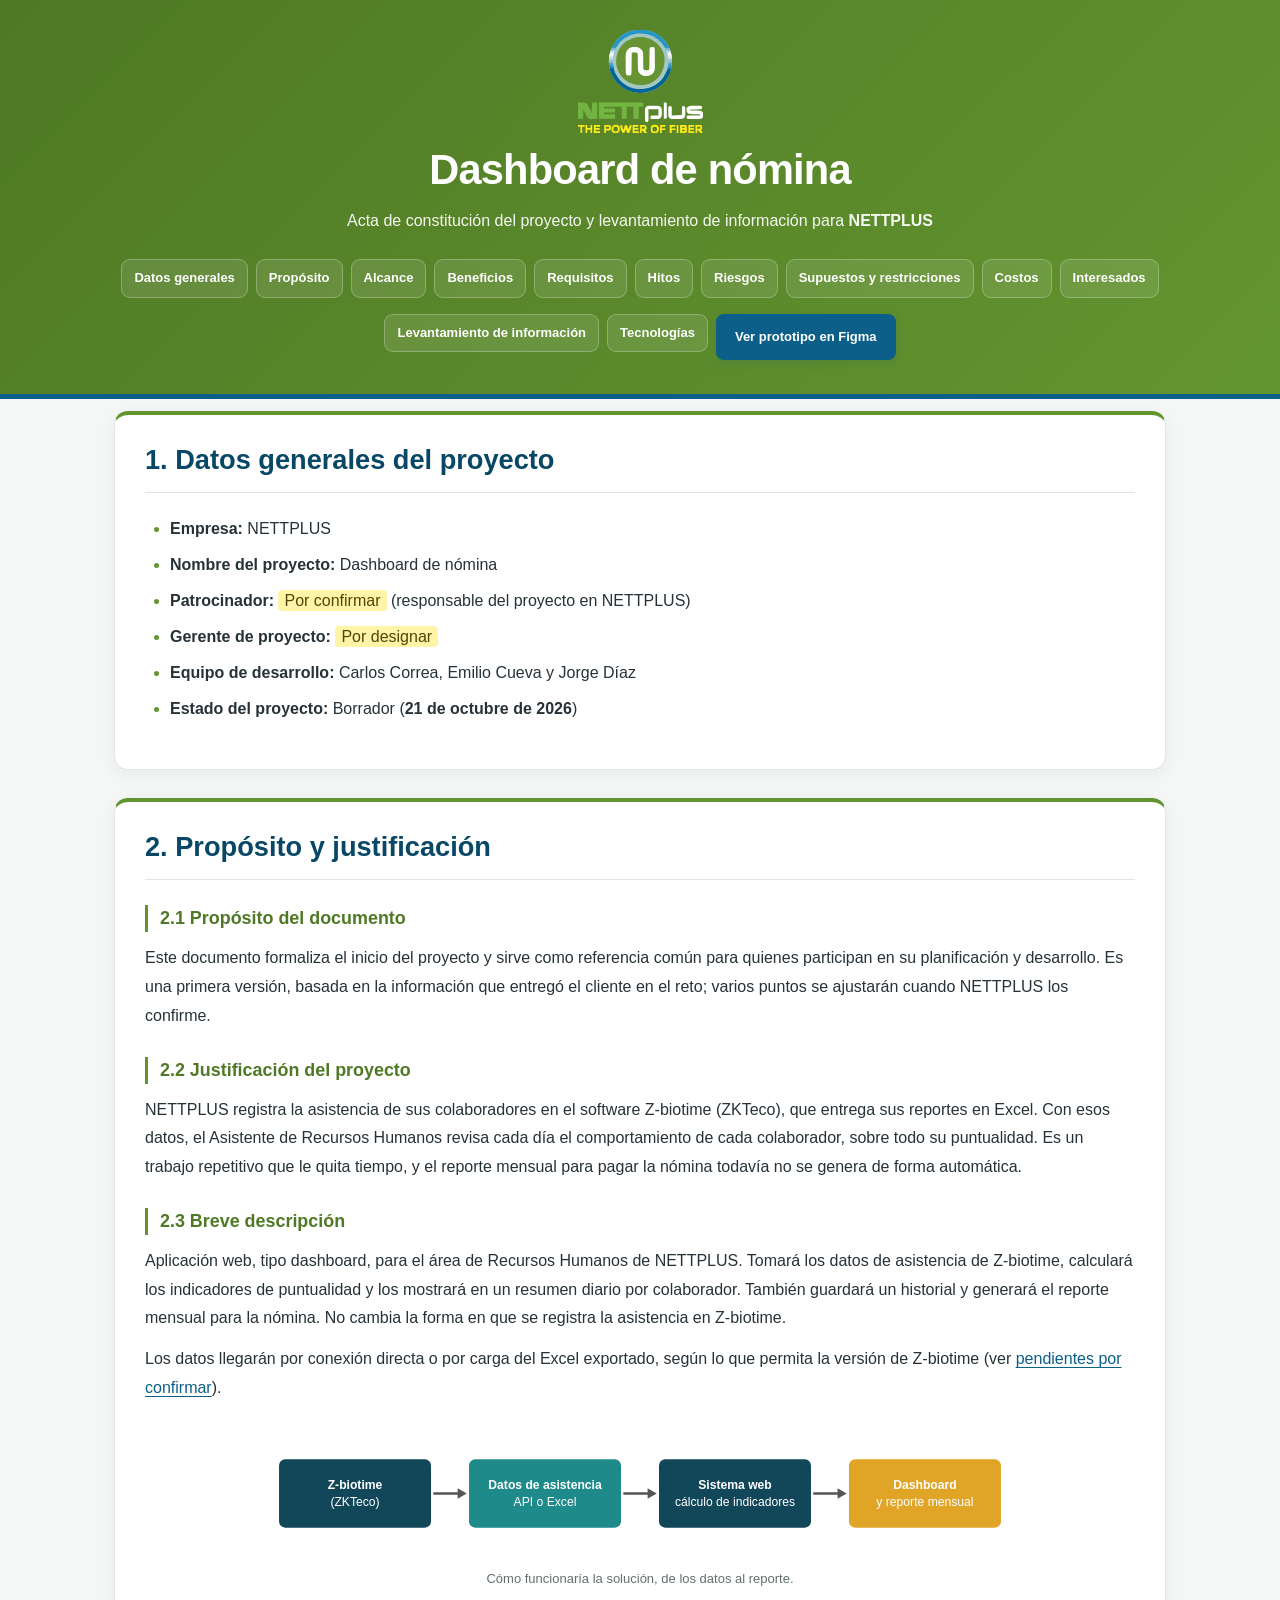
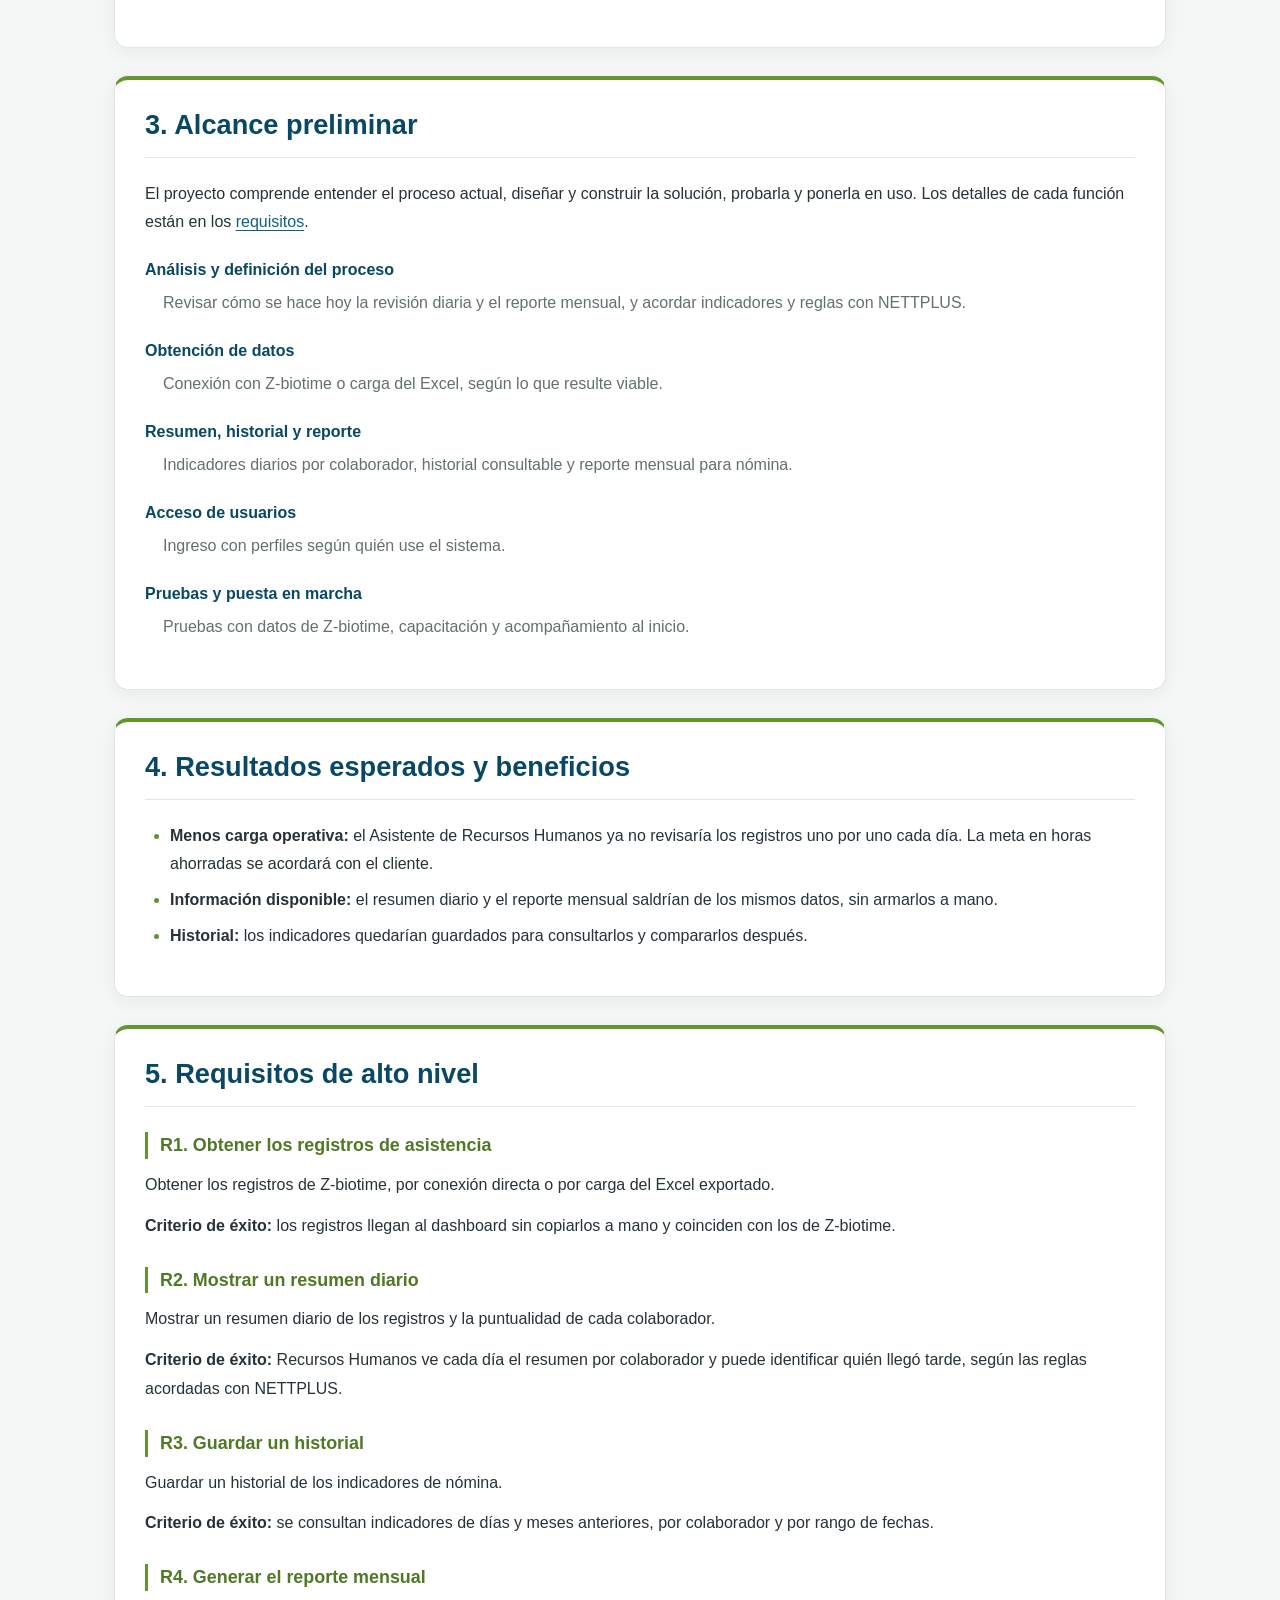
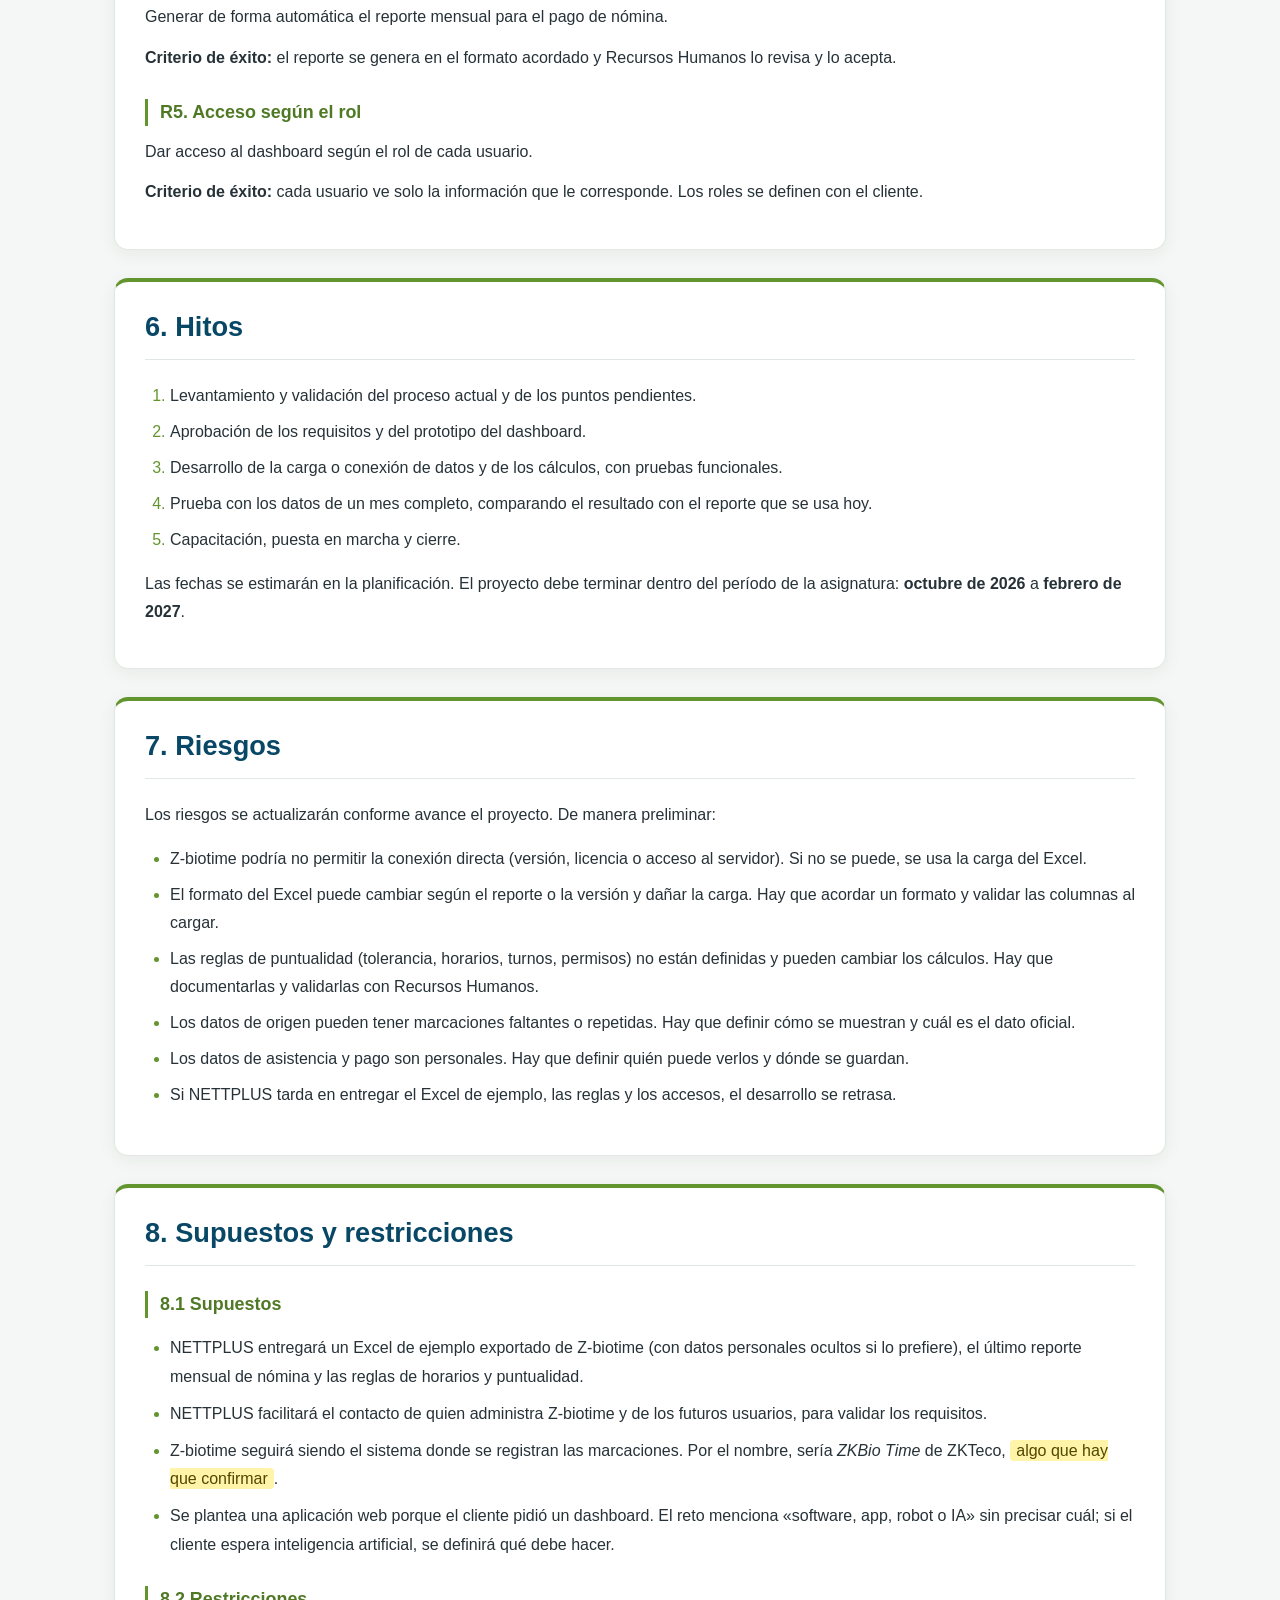
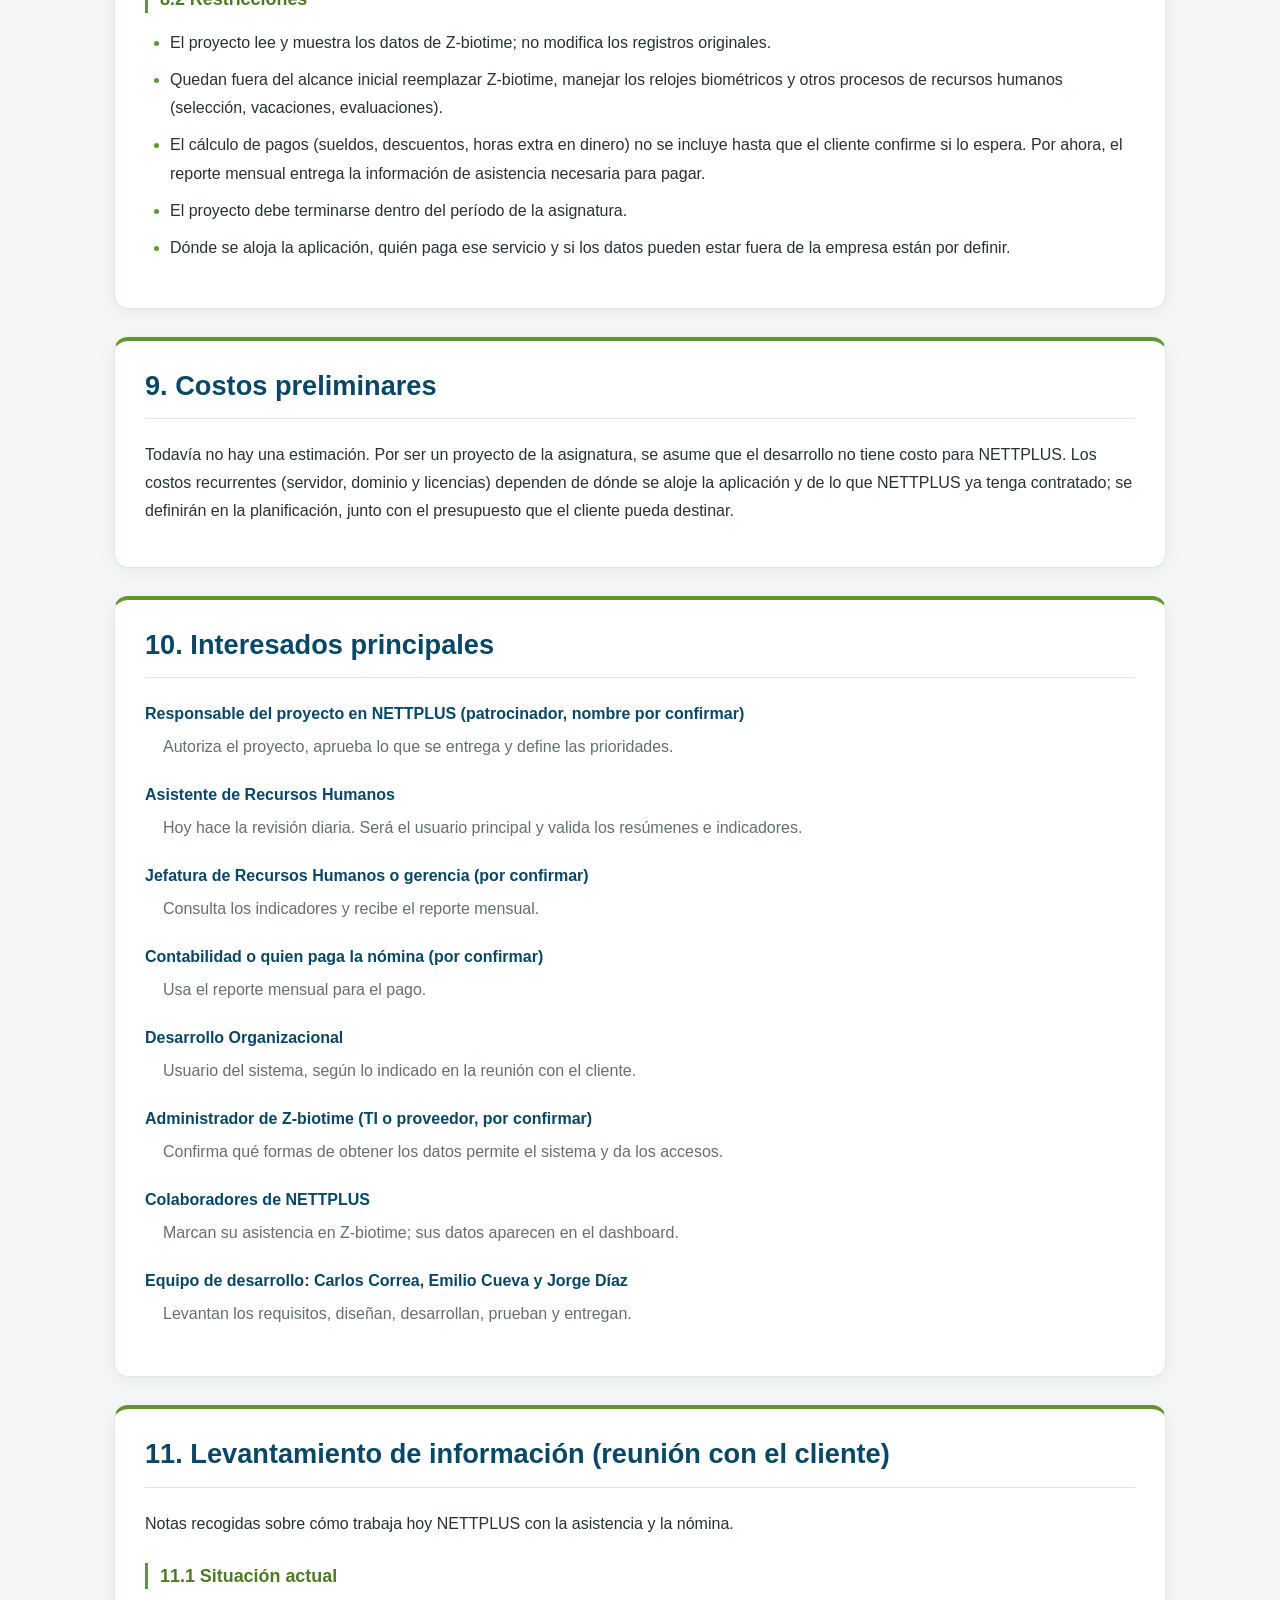
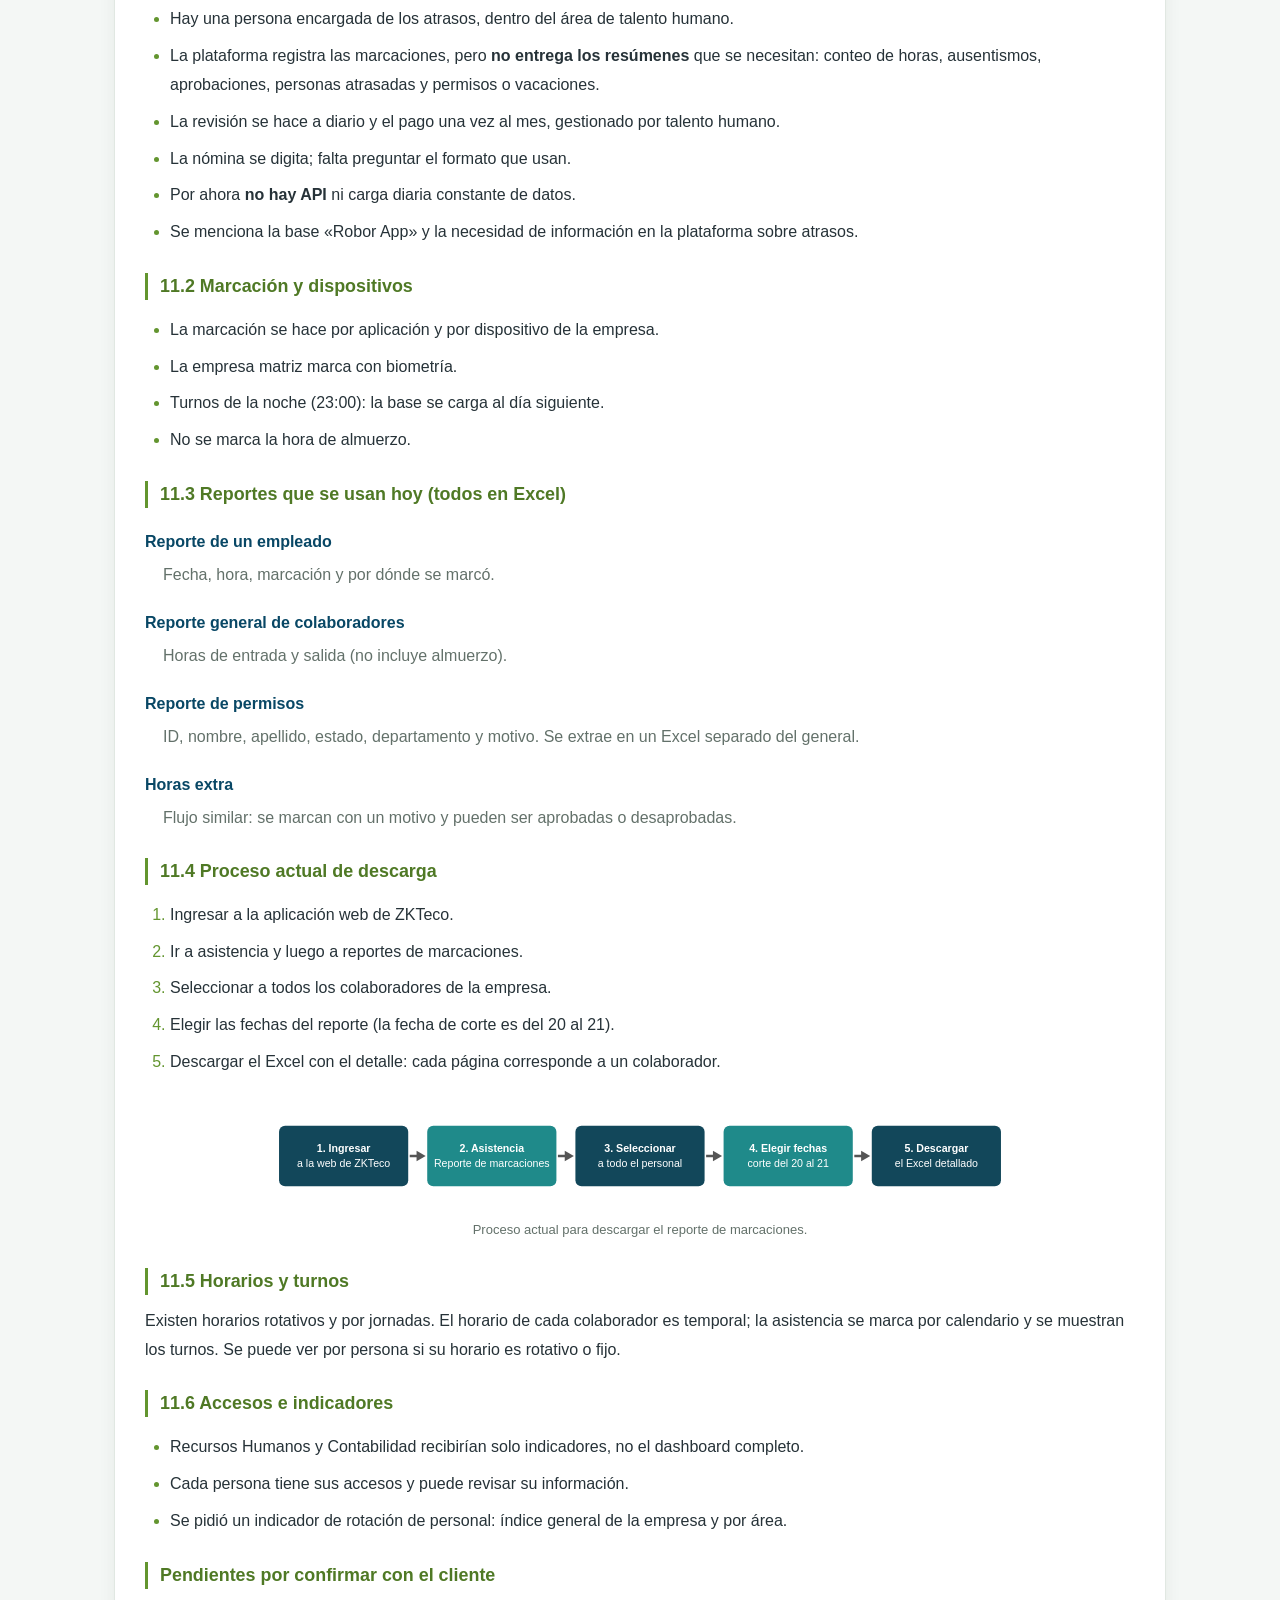
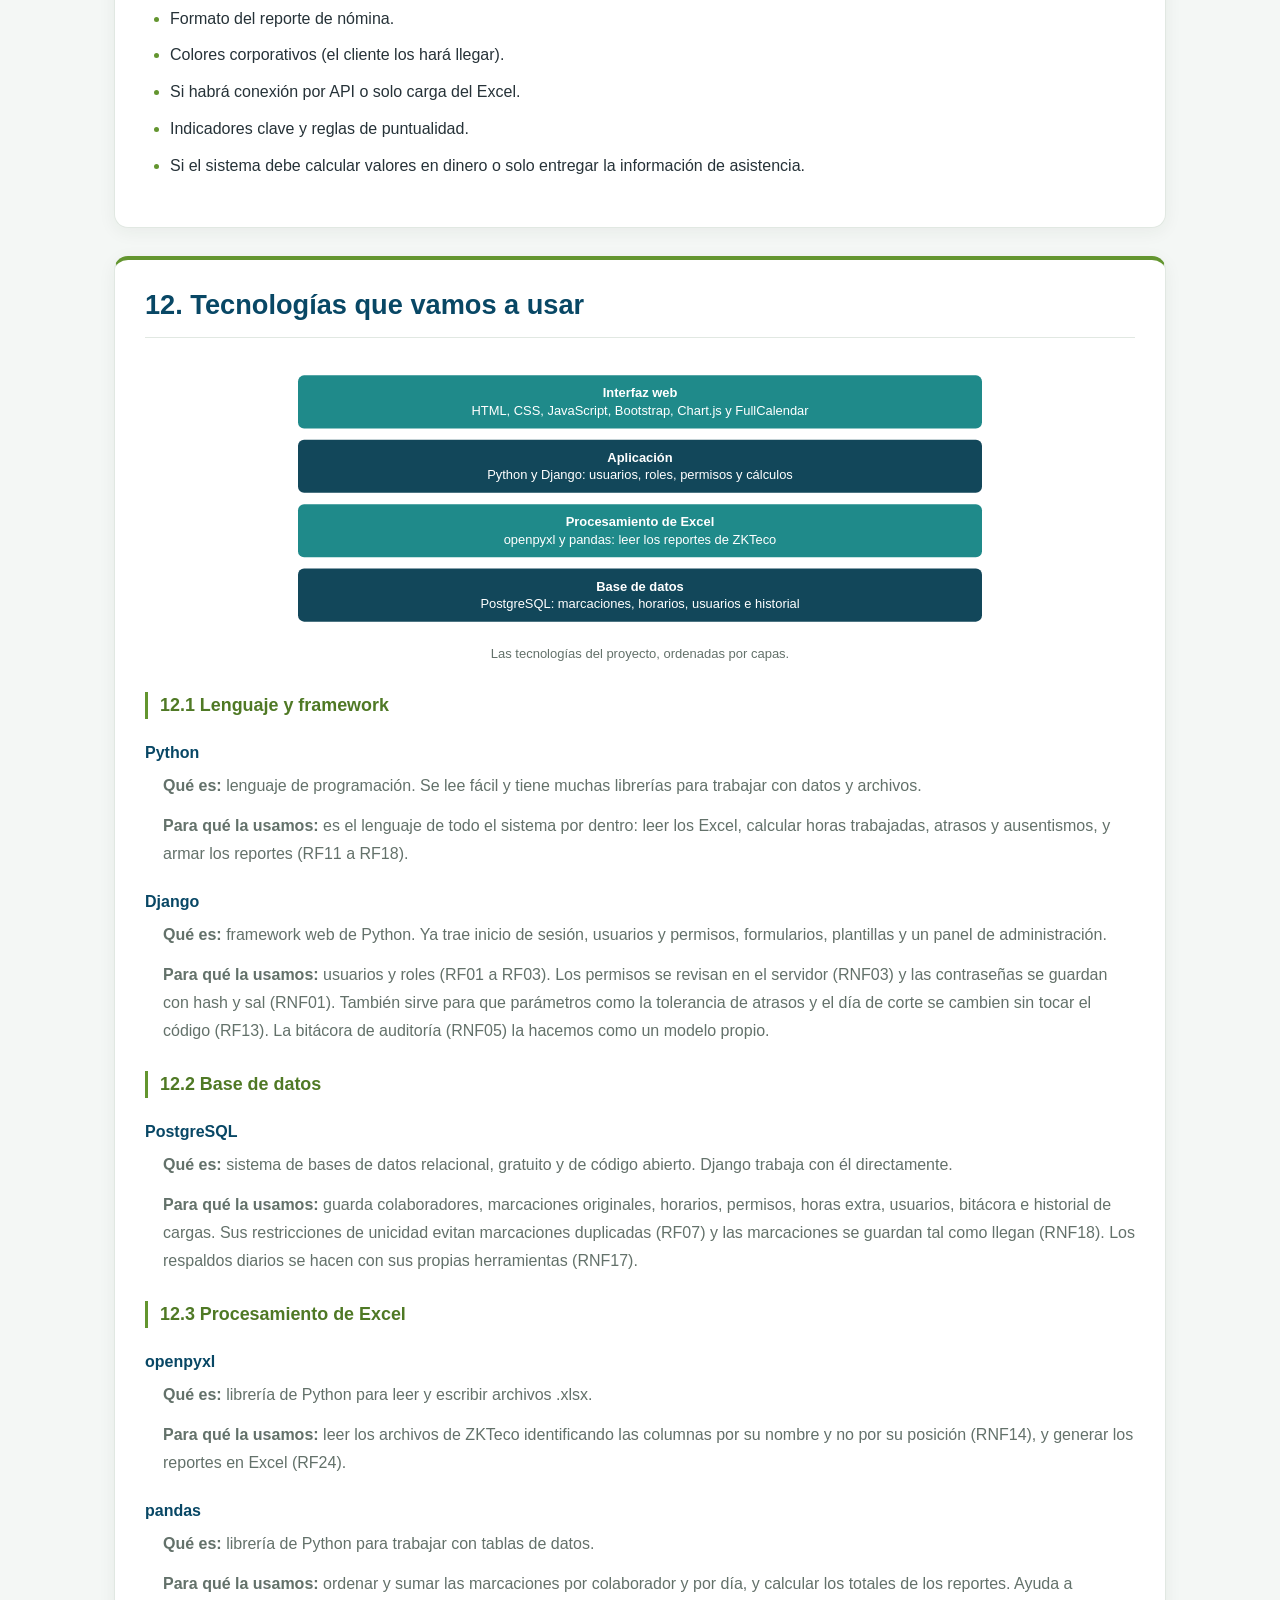
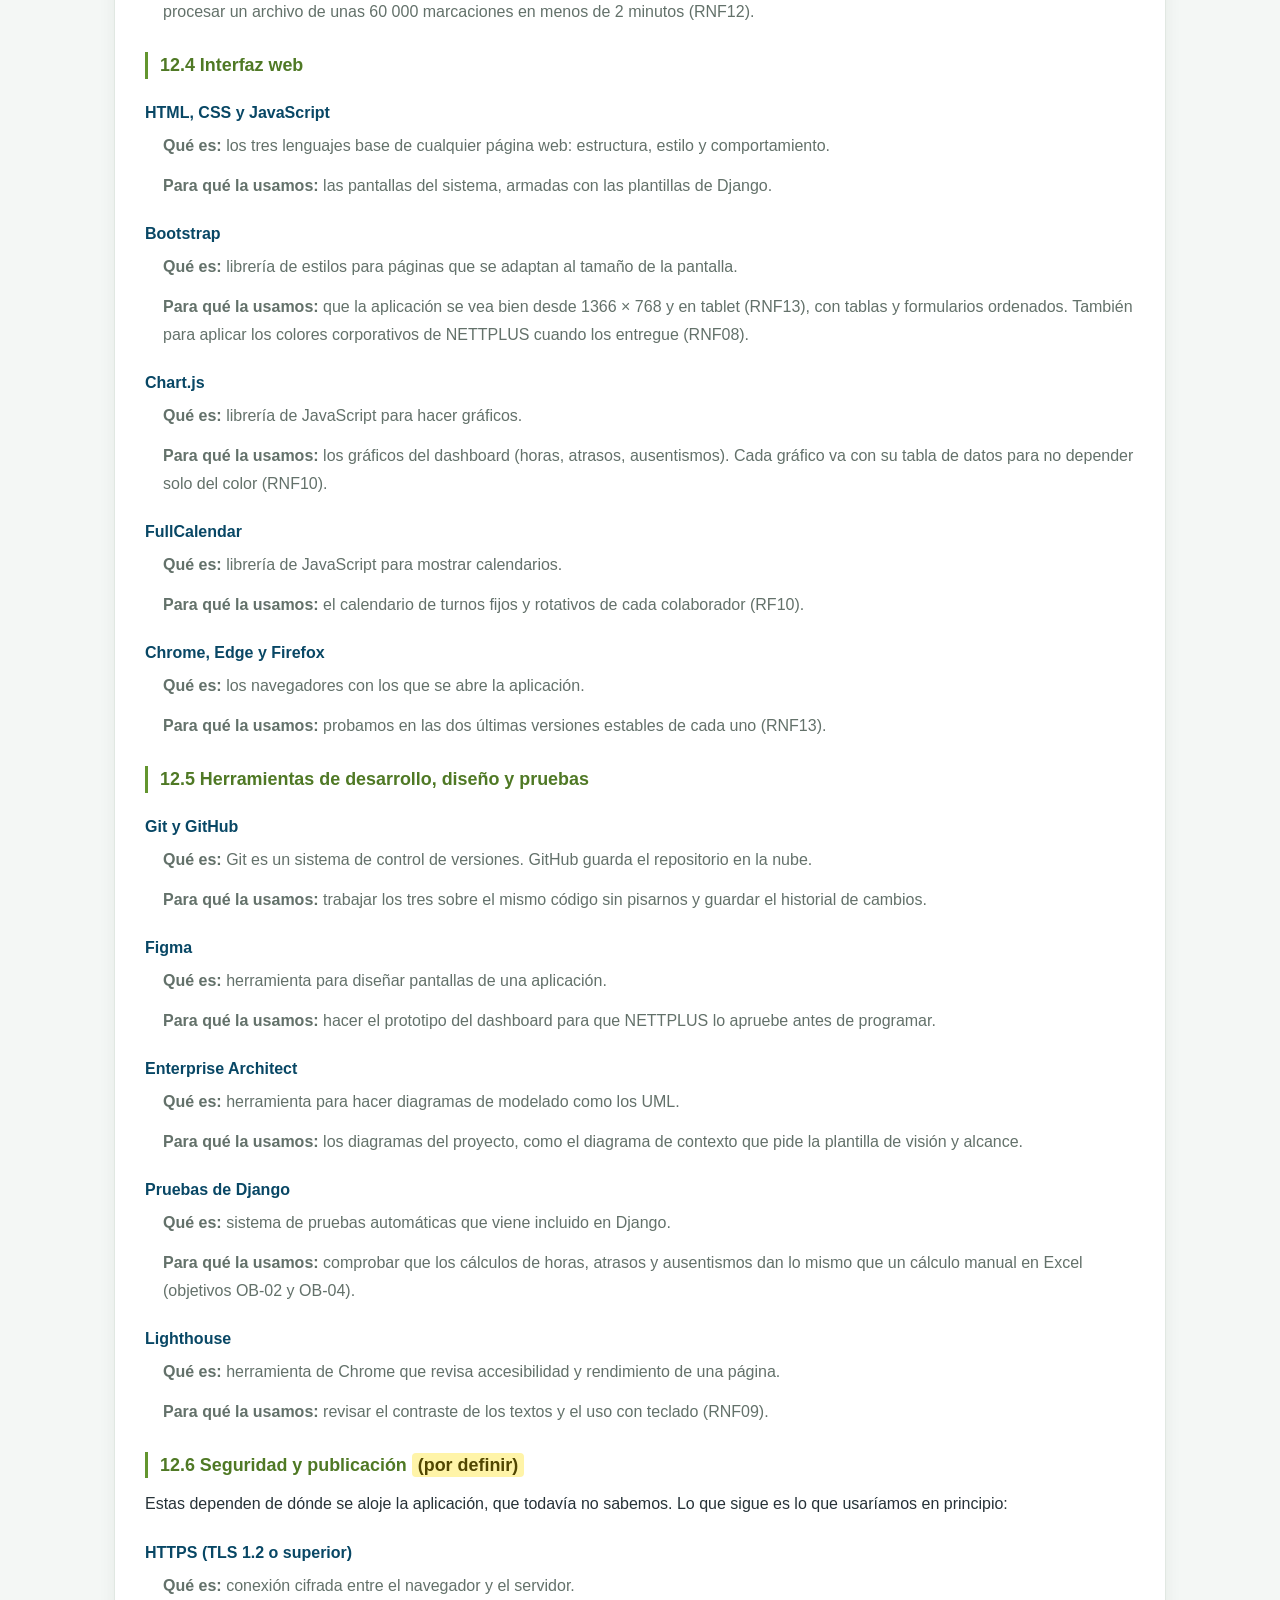
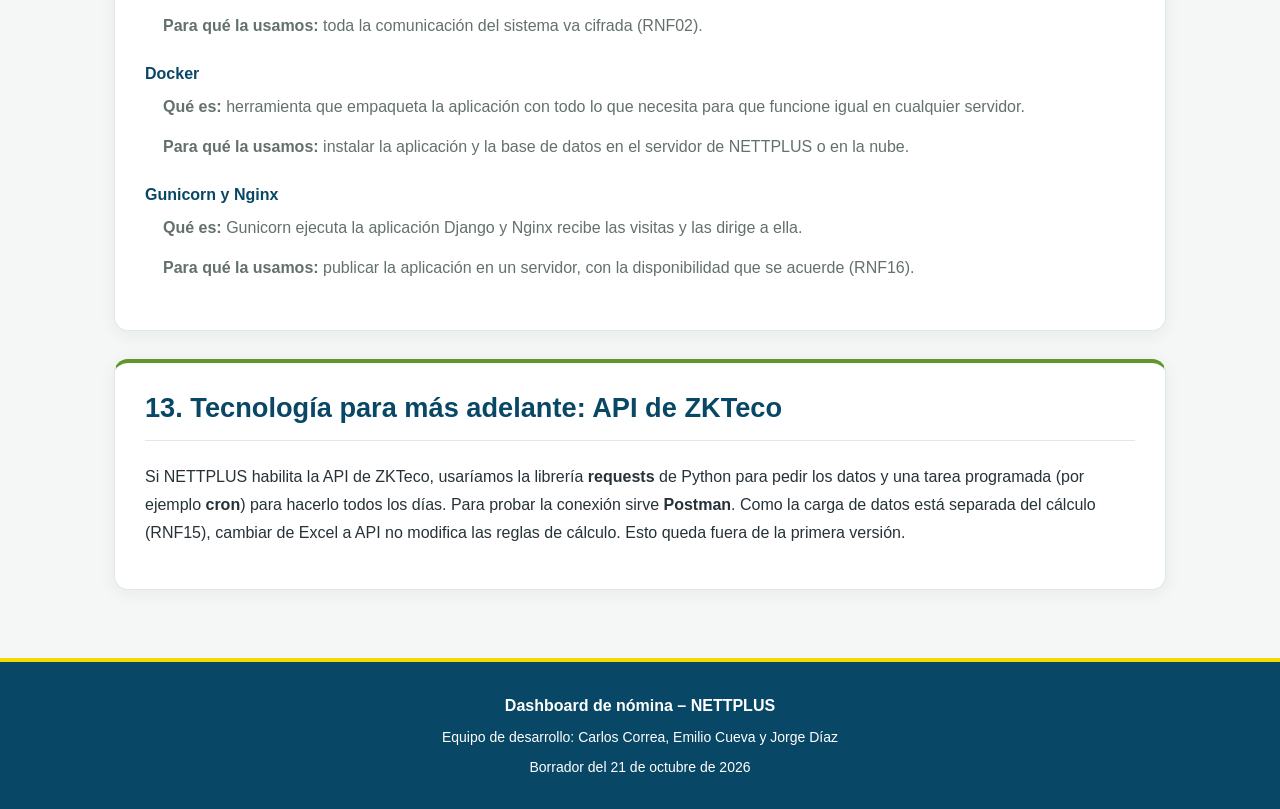
<file: index.html>
<!DOCTYPE html>
<html lang="es">
<head>
  <meta charset="UTF-8">
  <meta name="viewport" content="width=device-width, initial-scale=1.0">
  <title>Dashboard de nómina – NETTPLUS</title>
  <link rel="icon" href="imagenes/logo.svg" type="image/svg+xml">
  <link rel="stylesheet" href="css/estilos.css">
  <link rel="stylesheet" href="css/componentes.css">
</head>
<body>

  <header id="inicio">
    <img src="imagenes/logo.svg" alt="Logo del proyecto" width="150">
    <h1>Dashboard de nómina</h1>
    <p>Acta de constitución del proyecto y levantamiento de información para <strong>NETTPLUS</strong></p>

    <nav>
      <ul>
        <li><a href="#datos-generales">Datos generales</a></li>
        <li><a href="#proposito">Propósito</a></li>
        <li><a href="#alcance">Alcance</a></li>
        <li><a href="#beneficios">Beneficios</a></li>
        <li><a href="#requisitos">Requisitos</a></li>
        <li><a href="#hitos">Hitos</a></li>
        <li><a href="#riesgos">Riesgos</a></li>
        <li><a href="#supuestos">Supuestos y restricciones</a></li>
        <li><a href="#costos">Costos</a></li>
        <li><a href="#interesados">Interesados</a></li>
        <li><a href="#levantamiento">Levantamiento de información</a></li>
        <li><a href="#tecnologias">Tecnologías</a></li>
        <li>
          <a
            href="https://www.figma.com/proto/e3ROZIuC5wrZMvsRjrL6Fs/Nettplus?node-id=0-1&p=f&t=tmOhwMa5dmr31UdD-0&scaling=min-zoom&content-scaling=fixed&starting-point-node-id=1%3A405&show-proto-sidebar=1"
            target="_blank"
            rel="noopener noreferrer">
            Ver prototipo en Figma
          </a>
        </li>

      </ul>
    </nav>
  </header>
  
  <main>

    <section id="datos-generales">
      <h2>1. Datos generales del proyecto</h2>
      <ul>
        <li><strong>Empresa:</strong> NETTPLUS</li>
        <li><strong>Nombre del proyecto:</strong> Dashboard de nómina</li>
        <li><strong>Patrocinador:</strong> <mark>Por confirmar</mark> (responsable del proyecto en NETTPLUS)</li>
        <li><strong>Gerente de proyecto:</strong> <mark>Por designar</mark></li>
        <li><strong>Equipo de desarrollo:</strong> Carlos Correa, Emilio Cueva y Jorge Díaz</li>
        <li><strong>Estado del proyecto:</strong> Borrador (<time datetime="2026-10-21">21 de octubre de 2026</time>)</li>
      </ul>
    </section>

    <section id="proposito">
      <h2>2. Propósito y justificación</h2>

      <article>
        <h3>2.1 Propósito del documento</h3>
        <p>
          Este documento formaliza el inicio del proyecto y sirve como referencia común para quienes participan en su
          planificación y desarrollo. Es una primera versión, basada en la información que entregó el cliente en el reto;
          varios puntos se ajustarán cuando NETTPLUS los confirme.
        </p>
      </article>

      <article>
        <h3>2.2 Justificación del proyecto</h3>
        <p>
          NETTPLUS registra la asistencia de sus colaboradores en el software Z-biotime (ZKTeco), que entrega sus reportes en
          Excel. Con esos datos, el Asistente de Recursos Humanos revisa cada día el comportamiento de cada colaborador,
          sobre todo su puntualidad. Es un trabajo repetitivo que le quita tiempo, y el reporte mensual para pagar la
          nómina todavía no se genera de forma automática.
        </p>
      </article>

      <article>
        <h3>2.3 Breve descripción</h3>
        <p>
          Aplicación web, tipo dashboard, para el área de Recursos Humanos de NETTPLUS. Tomará los datos de asistencia de
          Z-biotime, calculará los indicadores de puntualidad y los mostrará en un resumen diario por colaborador. También
          guardará un historial y generará el reporte mensual para la nómina. No cambia la forma en que se registra la
          asistencia en Z-biotime.
        </p>
        <p>
          Los datos llegarán por conexión directa o por carga del Excel exportado, según lo que permita la versión de
          Z-biotime (ver <a href="#pendientes">pendientes por confirmar</a>).
        </p>

      <figure>
        <img src="imagenes/flujo-solucion.svg" alt="Diagrama: Z-biotime, datos de asistencia, sistema web y dashboard">
        <figcaption>Cómo funcionaría la solución, de los datos al reporte.</figcaption>
      </figure>
      </article>
    </section>

    <section id="alcance">
      <h2>3. Alcance preliminar</h2>
      <p>
        El proyecto comprende entender el proceso actual, diseñar y construir la solución, probarla y ponerla en uso.
        Los detalles de cada función están en los <a href="#requisitos">requisitos</a>.
      </p>
      <dl>
        <dt>Análisis y definición del proceso</dt>
        <dd>Revisar cómo se hace hoy la revisión diaria y el reporte mensual, y acordar indicadores y reglas con NETTPLUS.</dd>

        <dt>Obtención de datos</dt>
        <dd>Conexión con Z-biotime o carga del Excel, según lo que resulte viable.</dd>

        <dt>Resumen, historial y reporte</dt>
        <dd>Indicadores diarios por colaborador, historial consultable y reporte mensual para nómina.</dd>

        <dt>Acceso de usuarios</dt>
        <dd>Ingreso con perfiles según quién use el sistema.</dd>

        <dt>Pruebas y puesta en marcha</dt>
        <dd>Pruebas con datos de Z-biotime, capacitación y acompañamiento al inicio.</dd>
      </dl>
    </section>

    <section id="beneficios">
      <h2>4. Resultados esperados y beneficios</h2>
      <ul>
        <li><strong>Menos carga operativa:</strong> el Asistente de Recursos Humanos ya no revisaría los registros uno por uno cada día. La meta en horas ahorradas se acordará con el cliente.</li>
        <li><strong>Información disponible:</strong> el resumen diario y el reporte mensual saldrían de los mismos datos, sin armarlos a mano.</li>
        <li><strong>Historial:</strong> los indicadores quedarían guardados para consultarlos y compararlos después.</li>
      </ul>
    </section>

    <section id="requisitos">
      <h2>5. Requisitos de alto nivel</h2>

      <article>
        <h3>R1. Obtener los registros de asistencia</h3>
        <p>Obtener los registros de Z-biotime, por conexión directa o por carga del Excel exportado.</p>
        <p><strong>Criterio de éxito:</strong> los registros llegan al dashboard sin copiarlos a mano y coinciden con los de Z-biotime.</p>
      </article>

      <article>
        <h3>R2. Mostrar un resumen diario</h3>
        <p>Mostrar un resumen diario de los registros y la puntualidad de cada colaborador.</p>
        <p><strong>Criterio de éxito:</strong> Recursos Humanos ve cada día el resumen por colaborador y puede identificar quién llegó tarde, según las reglas acordadas con NETTPLUS.</p>
      </article>

      <article>
        <h3>R3. Guardar un historial</h3>
        <p>Guardar un historial de los indicadores de nómina.</p>
        <p><strong>Criterio de éxito:</strong> se consultan indicadores de días y meses anteriores, por colaborador y por rango de fechas.</p>
      </article>

      <article>
        <h3>R4. Generar el reporte mensual</h3>
        <p>Generar de forma automática el reporte mensual para el pago de nómina.</p>
        <p><strong>Criterio de éxito:</strong> el reporte se genera en el formato acordado y Recursos Humanos lo revisa y lo acepta.</p>
      </article>

      <article>
        <h3>R5. Acceso según el rol</h3>
        <p>Dar acceso al dashboard según el rol de cada usuario.</p>
        <p><strong>Criterio de éxito:</strong> cada usuario ve solo la información que le corresponde. Los roles se definen con el cliente.</p>
      </article>
    </section>

    <section id="hitos">
      <h2>6. Hitos</h2>
      <ol>
        <li>Levantamiento y validación del proceso actual y de los puntos pendientes.</li>
        <li>Aprobación de los requisitos y del prototipo del dashboard.</li>
        <li>Desarrollo de la carga o conexión de datos y de los cálculos, con pruebas funcionales.</li>
        <li>Prueba con los datos de un mes completo, comparando el resultado con el reporte que se usa hoy.</li>
        <li>Capacitación, puesta en marcha y cierre.</li>
      </ol>
      <p>
        Las fechas se estimarán en la planificación. El proyecto debe terminar dentro del período de la asignatura:
        <time datetime="2026-10">octubre de 2026</time> a <time datetime="2027-02">febrero de 2027</time>.
      </p>
    </section>

    <section id="riesgos">
      <h2>7. Riesgos</h2>
      <p>Los riesgos se actualizarán conforme avance el proyecto. De manera preliminar:</p>
      <ul>
        <li>Z-biotime podría no permitir la conexión directa (versión, licencia o acceso al servidor). Si no se puede, se usa la carga del Excel.</li>
        <li>El formato del Excel puede cambiar según el reporte o la versión y dañar la carga. Hay que acordar un formato y validar las columnas al cargar.</li>
        <li>Las reglas de puntualidad (tolerancia, horarios, turnos, permisos) no están definidas y pueden cambiar los cálculos. Hay que documentarlas y validarlas con Recursos Humanos.</li>
        <li>Los datos de origen pueden tener marcaciones faltantes o repetidas. Hay que definir cómo se muestran y cuál es el dato oficial.</li>
        <li>Los datos de asistencia y pago son personales. Hay que definir quién puede verlos y dónde se guardan.</li>
        <li>Si NETTPLUS tarda en entregar el Excel de ejemplo, las reglas y los accesos, el desarrollo se retrasa.</li>
      </ul>
    </section>

    <section id="supuestos">
      <h2>8. Supuestos y restricciones</h2>

      <article>
        <h3>8.1 Supuestos</h3>
        <ul>
          <li>NETTPLUS entregará un Excel de ejemplo exportado de Z-biotime (con datos personales ocultos si lo prefiere), el último reporte mensual de nómina y las reglas de horarios y puntualidad.</li>
          <li>NETTPLUS facilitará el contacto de quien administra Z-biotime y de los futuros usuarios, para validar los requisitos.</li>
          <li>Z-biotime seguirá siendo el sistema donde se registran las marcaciones. Por el nombre, sería <cite>ZKBio Time</cite> de ZKTeco, <mark>algo que hay que confirmar</mark>.</li>
          <li>Se plantea una aplicación web porque el cliente pidió un dashboard. El reto menciona «software, app, robot o IA» sin precisar cuál; si el cliente espera inteligencia artificial, se definirá qué debe hacer.</li>
        </ul>
      </article>

      <article>
        <h3>8.2 Restricciones</h3>
        <ul>
          <li>El proyecto lee y muestra los datos de Z-biotime; no modifica los registros originales.</li>
          <li>Quedan fuera del alcance inicial reemplazar Z-biotime, manejar los relojes biométricos y otros procesos de recursos humanos (selección, vacaciones, evaluaciones).</li>
          <li>El cálculo de pagos (sueldos, descuentos, horas extra en dinero) no se incluye hasta que el cliente confirme si lo espera. Por ahora, el reporte mensual entrega la información de asistencia necesaria para pagar.</li>
          <li>El proyecto debe terminarse dentro del período de la asignatura.</li>
          <li>Dónde se aloja la aplicación, quién paga ese servicio y si los datos pueden estar fuera de la empresa están por definir.</li>
        </ul>
      </article>
    </section>

    <section id="costos">
      <h2>9. Costos preliminares</h2>
      <p>
        Todavía no hay una estimación. Por ser un proyecto de la asignatura, se asume que el desarrollo no tiene costo
        para NETTPLUS. Los costos recurrentes (servidor, dominio y licencias) dependen de dónde se aloje la aplicación y
        de lo que NETTPLUS ya tenga contratado; se definirán en la planificación, junto con el presupuesto que el cliente
        pueda destinar.
      </p>
    </section>

    <section id="interesados">
      <h2>10. Interesados principales</h2>
      <dl>
        <dt>Responsable del proyecto en NETTPLUS (patrocinador, nombre por confirmar)</dt>
        <dd>Autoriza el proyecto, aprueba lo que se entrega y define las prioridades.</dd>

        <dt>Asistente de Recursos Humanos</dt>
        <dd>Hoy hace la revisión diaria. Será el usuario principal y valida los resúmenes e indicadores.</dd>

        <dt>Jefatura de Recursos Humanos o gerencia (por confirmar)</dt>
        <dd>Consulta los indicadores y recibe el reporte mensual.</dd>

        <dt>Contabilidad o quien paga la nómina (por confirmar)</dt>
        <dd>Usa el reporte mensual para el pago.</dd>

        <dt>Desarrollo Organizacional</dt>
        <dd>Usuario del sistema, según lo indicado en la reunión con el cliente.</dd>

        <dt>Administrador de Z-biotime (TI o proveedor, por confirmar)</dt>
        <dd>Confirma qué formas de obtener los datos permite el sistema y da los accesos.</dd>

        <dt>Colaboradores de NETTPLUS</dt>
        <dd>Marcan su asistencia en Z-biotime; sus datos aparecen en el dashboard.</dd>

        <dt>Equipo de desarrollo: Carlos Correa, Emilio Cueva y Jorge Díaz</dt>
        <dd>Levantan los requisitos, diseñan, desarrollan, prueban y entregan.</dd>
      </dl>
    </section>

    <section id="levantamiento">
      <h2>11. Levantamiento de información (reunión con el cliente)</h2>
      <p>Notas recogidas sobre cómo trabaja hoy NETTPLUS con la asistencia y la nómina.</p>

      <article>
        <h3>11.1 Situación actual</h3>
        <ul>
          <li>Hay una persona encargada de los atrasos, dentro del área de talento humano.</li>
          <li>La plataforma registra las marcaciones, pero <strong>no entrega los resúmenes</strong> que se necesitan: conteo de horas, ausentismos, aprobaciones, personas atrasadas y permisos o vacaciones.</li>
          <li>La revisión se hace a diario y el pago una vez al mes, gestionado por talento humano.</li>
          <li>La nómina se digita; falta preguntar el formato que usan.</li>
          <li>Por ahora <strong>no hay API</strong> ni carga diaria constante de datos.</li>
          <li>Se menciona la base «Robor App» y la necesidad de información en la plataforma sobre atrasos.</li>
        </ul>
      </article>

      <article>
        <h3>11.2 Marcación y dispositivos</h3>
        <ul>
          <li>La marcación se hace por aplicación y por dispositivo de la empresa.</li>
          <li>La empresa matriz marca con biometría.</li>
          <li>Turnos de la noche (23:00): la base se carga al día siguiente.</li>
          <li>No se marca la hora de almuerzo.</li>
        </ul>
      </article>

      <article>
        <h3>11.3 Reportes que se usan hoy (todos en Excel)</h3>
        <dl>
          <dt>Reporte de un empleado</dt>
          <dd>Fecha, hora, marcación y por dónde se marcó.</dd>

          <dt>Reporte general de colaboradores</dt>
          <dd>Horas de entrada y salida (no incluye almuerzo).</dd>

          <dt>Reporte de permisos</dt>
          <dd>ID, nombre, apellido, estado, departamento y motivo. Se extrae en un Excel separado del general.</dd>

          <dt>Horas extra</dt>
          <dd>Flujo similar: se marcan con un motivo y pueden ser aprobadas o desaprobadas.</dd>
        </dl>
      </article>

      <article>
        <h3>11.4 Proceso actual de descarga</h3>
        <ol>
          <li>Ingresar a la aplicación web de ZKTeco.</li>
          <li>Ir a asistencia y luego a reportes de marcaciones.</li>
          <li>Seleccionar a todos los colaboradores de la empresa.</li>
          <li>Elegir las fechas del reporte (la fecha de corte es del 20 al 21).</li>
          <li>Descargar el Excel con el detalle: cada página corresponde a un colaborador.</li>
        </ol>

      <figure>
        <img src="imagenes/flujo-descarga.svg" alt="Cinco pasos para descargar el Excel desde ZKTeco">
        <figcaption>Proceso actual para descargar el reporte de marcaciones.</figcaption>
      </figure>
      </article>

      <article>
        <h3>11.5 Horarios y turnos</h3>
        <p>
          Existen horarios rotativos y por jornadas. El horario de cada colaborador es temporal; la asistencia se marca
          por calendario y se muestran los turnos. Se puede ver por persona si su horario es rotativo o fijo.
        </p>
      </article>

      <article>
        <h3>11.6 Accesos e indicadores</h3>
        <ul>
          <li>Recursos Humanos y Contabilidad recibirían solo indicadores, no el dashboard completo.</li>
          <li>Cada persona tiene sus accesos y puede revisar su información.</li>
          <li>Se pidió un indicador de rotación de personal: índice general de la empresa y por área.</li>
        </ul>
      </article>

      <article id="pendientes">
        <h3>Pendientes por confirmar con el cliente</h3>
        <ul>
          <li>Formato del reporte de nómina.</li>
          <li>Colores corporativos (el cliente los hará llegar).</li>
          <li>Si habrá conexión por API o solo carga del Excel.</li>
          <li>Indicadores clave y reglas de puntualidad.</li>
          <li>Si el sistema debe calcular valores en dinero o solo entregar la información de asistencia.</li>
        </ul>
      </article>
    </section>

      <section id="tecnologias">
      <h2>12. Tecnologías que vamos a usar</h2>

      <figure>
        <img src="imagenes/capas-tecnologia.svg" alt="Capas de tecnología del sistema">
        <figcaption>Las tecnologías del proyecto, ordenadas por capas.</figcaption>
      </figure>

      <article id="lenguaje-framework">
        <h3>12.1 Lenguaje y framework</h3>
        <dl>
          <dt>Python</dt>
          <dd><strong>Qué es:</strong> lenguaje de programación. Se lee fácil y tiene muchas librerías para trabajar con datos y archivos.</dd>
          <dd><strong>Para qué la usamos:</strong> es el lenguaje de todo el sistema por dentro: leer los Excel, calcular horas trabajadas, atrasos y ausentismos, y armar los reportes (RF11 a RF18).</dd>

          <dt>Django</dt>
          <dd><strong>Qué es:</strong> framework web de Python. Ya trae inicio de sesión, usuarios y permisos, formularios, plantillas y un panel de administración.</dd>
          <dd><strong>Para qué la usamos:</strong> usuarios y roles (RF01 a RF03). Los permisos se revisan en el servidor (RNF03) y las contraseñas se guardan con hash y sal (RNF01). También sirve para que parámetros como la tolerancia de atrasos y el día de corte se cambien sin tocar el código (RF13). La bitácora de auditoría (RNF05) la hacemos como un modelo propio.</dd>
        </dl>
      </article>

      <article id="base-de-datos">
        <h3>12.2 Base de datos</h3>
        <dl>
          <dt>PostgreSQL</dt>
          <dd><strong>Qué es:</strong> sistema de bases de datos relacional, gratuito y de código abierto. Django trabaja con él directamente.</dd>
          <dd><strong>Para qué la usamos:</strong> guarda colaboradores, marcaciones originales, horarios, permisos, horas extra, usuarios, bitácora e historial de cargas. Sus restricciones de unicidad evitan marcaciones duplicadas (RF07) y las marcaciones se guardan tal como llegan (RNF18). Los respaldos diarios se hacen con sus propias herramientas (RNF17).</dd>
        </dl>
      </article>

      <article id="procesamiento-excel">
        <h3>12.3 Procesamiento de Excel</h3>
        <dl>
          <dt>openpyxl</dt>
          <dd><strong>Qué es:</strong> librería de Python para leer y escribir archivos .xlsx.</dd>
          <dd><strong>Para qué la usamos:</strong> leer los archivos de ZKTeco identificando las columnas por su nombre y no por su posición (RNF14), y generar los reportes en Excel (RF24).</dd>

          <dt>pandas</dt>
          <dd><strong>Qué es:</strong> librería de Python para trabajar con tablas de datos.</dd>
          <dd><strong>Para qué la usamos:</strong> ordenar y sumar las marcaciones por colaborador y por día, y calcular los totales de los reportes. Ayuda a procesar un archivo de unas 60 000 marcaciones en menos de 2 minutos (RNF12).</dd>
        </dl>
      </article>

      <article id="interfaz-web">
        <h3>12.4 Interfaz web</h3>
        <dl>
          <dt>HTML, CSS y JavaScript</dt>
          <dd><strong>Qué es:</strong> los tres lenguajes base de cualquier página web: estructura, estilo y comportamiento.</dd>
          <dd><strong>Para qué la usamos:</strong> las pantallas del sistema, armadas con las plantillas de Django.</dd>

          <dt>Bootstrap</dt>
          <dd><strong>Qué es:</strong> librería de estilos para páginas que se adaptan al tamaño de la pantalla.</dd>
          <dd><strong>Para qué la usamos:</strong> que la aplicación se vea bien desde 1366 × 768 y en tablet (RNF13), con tablas y formularios ordenados. También para aplicar los colores corporativos de NETTPLUS cuando los entregue (RNF08).</dd>

          <dt>Chart.js</dt>
          <dd><strong>Qué es:</strong> librería de JavaScript para hacer gráficos.</dd>
          <dd><strong>Para qué la usamos:</strong> los gráficos del dashboard (horas, atrasos, ausentismos). Cada gráfico va con su tabla de datos para no depender solo del color (RNF10).</dd>

          <dt>FullCalendar</dt>
          <dd><strong>Qué es:</strong> librería de JavaScript para mostrar calendarios.</dd>
          <dd><strong>Para qué la usamos:</strong> el calendario de turnos fijos y rotativos de cada colaborador (RF10).</dd>

          <dt>Chrome, Edge y Firefox</dt>
          <dd><strong>Qué es:</strong> los navegadores con los que se abre la aplicación.</dd>
          <dd><strong>Para qué la usamos:</strong> probamos en las dos últimas versiones estables de cada uno (RNF13).</dd>
        </dl>
      </article>

      <article id="herramientas">
        <h3>12.5 Herramientas de desarrollo, diseño y pruebas</h3>
        <dl>
          <dt>Git y GitHub</dt>
          <dd><strong>Qué es:</strong> Git es un sistema de control de versiones. GitHub guarda el repositorio en la nube.</dd>
          <dd><strong>Para qué la usamos:</strong> trabajar los tres sobre el mismo código sin pisarnos y guardar el historial de cambios.</dd>

          <dt>Figma</dt>
          <dd><strong>Qué es:</strong> herramienta para diseñar pantallas de una aplicación.</dd>
          <dd><strong>Para qué la usamos:</strong> hacer el prototipo del dashboard para que NETTPLUS lo apruebe antes de programar.</dd>

          <dt>Enterprise Architect</dt>
          <dd><strong>Qué es:</strong> herramienta para hacer diagramas de modelado como los UML.</dd>
          <dd><strong>Para qué la usamos:</strong> los diagramas del proyecto, como el diagrama de contexto que pide la plantilla de visión y alcance.</dd>

          <dt>Pruebas de Django</dt>
          <dd><strong>Qué es:</strong> sistema de pruebas automáticas que viene incluido en Django.</dd>
          <dd><strong>Para qué la usamos:</strong> comprobar que los cálculos de horas, atrasos y ausentismos dan lo mismo que un cálculo manual en Excel (objetivos OB-02 y OB-04).</dd>

          <dt>Lighthouse</dt>
          <dd><strong>Qué es:</strong> herramienta de Chrome que revisa accesibilidad y rendimiento de una página.</dd>
          <dd><strong>Para qué la usamos:</strong> revisar el contraste de los textos y el uso con teclado (RNF09).</dd>
        </dl>
      </article>

      <article id="seguridad-publicacion">
        <h3>12.6 Seguridad y publicación <mark>(por definir)</mark></h3>
        <p>
          Estas dependen de dónde se aloje la aplicación, que todavía no sabemos. Lo que sigue es lo que usaríamos en
          principio:
        </p>
        <dl>
          <dt>HTTPS (TLS 1.2 o superior)</dt>
          <dd><strong>Qué es:</strong> conexión cifrada entre el navegador y el servidor.</dd>
          <dd><strong>Para qué la usamos:</strong> toda la comunicación del sistema va cifrada (RNF02).</dd>

          <dt>Docker</dt>
          <dd><strong>Qué es:</strong> herramienta que empaqueta la aplicación con todo lo que necesita para que funcione igual en cualquier servidor.</dd>
          <dd><strong>Para qué la usamos:</strong> instalar la aplicación y la base de datos en el servidor de NETTPLUS o en la nube.</dd>

          <dt>Gunicorn y Nginx</dt>
          <dd><strong>Qué es:</strong> Gunicorn ejecuta la aplicación Django y Nginx recibe las visitas y las dirige a ella.</dd>
          <dd><strong>Para qué la usamos:</strong> publicar la aplicación en un servidor, con la disponibilidad que se acuerde (RNF16).</dd>
        </dl>
      </article>
    </section>

    <section id="tecnologia-futura">
      <h2>13. Tecnología para más adelante: API de ZKTeco</h2>
      <p>
        Si NETTPLUS habilita la API de ZKTeco, usaríamos la librería <strong>requests</strong> de Python para pedir los
        datos y una tarea programada (por ejemplo <strong>cron</strong>) para hacerlo todos los días. Para probar la
        conexión sirve <strong>Postman</strong>. Como la carga de datos está separada del cálculo (RNF15), cambiar de
        Excel a API no modifica las reglas de cálculo. Esto queda fuera de la primera versión.
      </p>
    </section>

  </main>

  <footer>
    <p>Dashboard de nómina – NETTPLUS</p>
    <p>Equipo de desarrollo: Carlos Correa, Emilio Cueva y Jorge Díaz</p>
    <p>Borrador del 21 de octubre de 2026</p>
  </footer>

<button
    id="btnSubir"
    class="boton-subir"
    type="button"
    title="Volver arriba"
    aria-label="Volver al inicio de la página">
    ↑
</button>

  <script src="js/app.js"></script>
</body>
</html>
</file>
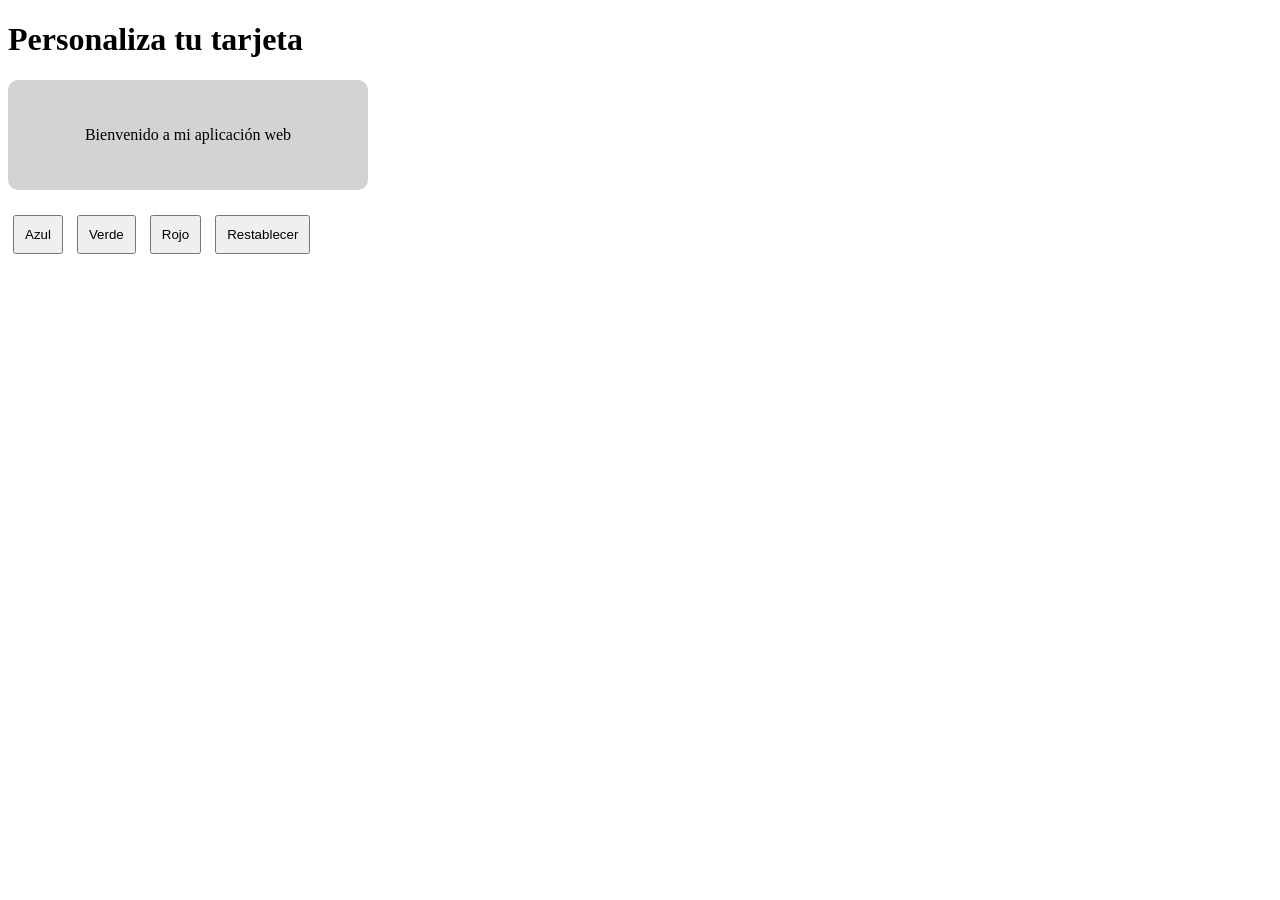
<file: ejemplo.html>
<!DOCTYPE html>
<html lang="es">
<head>
    <meta charset="UTF-8">
    <title>Personaliza tu tarjeta</title>

    <style>
        .tarjeta {
            background-color: lightgray;
            padding: 30px;
            width: 300px;
            text-align: center;
            border-radius: 10px;
            margin-bottom: 20px;
        }

        button {
            padding: 10px;
            margin: 5px;
            cursor: pointer;
        }
    </style>

</head>
<body>

    <h1>Personaliza tu tarjeta</h1>

    <div class="tarjeta" id="tarjeta">
        <p>Bienvenido a mi aplicación web</p>
    </div>

    <button id="azul">Azul</button>
    <button id="verde">Verde</button>
    <button id="rojo">Rojo</button>
    <button id="restablecer">Restablecer</button>

    <script src="./js/app_ejemplo.js"></script>

</body>
</html>
</file>
<file: css/estilos.css>
/* =========================================
   NETTPLUS | Estilos generales
   ========================================= */

:root {
    --verde: #63952F;
    --verde-oscuro: #4F7925;
    --azul: #0B5F88;
    --azul-oscuro: #084765;
    --amarillo: #F5D900;

    --fondo: #F4F7F5;
    --blanco: #FFFFFF;
    --texto: #263238;
    --texto-suave: #63716A;
    --borde: #E1E8E2;

    --radio: 14px;
    --sombra: 0 4px 18px rgba(31, 55, 42, 0.06);
}

/* Configuración general */

html {
    scroll-behavior: smooth;
    scroll-padding-top: 20px;
}

body {
    margin: 0;
    background: var(--fondo);
    color: var(--texto);
    font-family: "Segoe UI", Arial, sans-serif;
    font-size: 16px;
    line-height: 1.75;
}

* {
    box-sizing: border-box;
}

img {
    max-width: 100%;
}

/* Encabezado */

header {
    background: linear-gradient(
        135deg,
        var(--verde-oscuro),
        var(--verde)
    );
    color: var(--blanco);
    text-align: center;
    padding: 30px 24px 26px;
    border-bottom: 5px solid var(--azul);
}

header > img {
    display: block;
    width: 125px;
    height: auto;
    margin: 0 auto 12px;
}

header h1 {
    margin: 8px 0;
    font-size: clamp(1.8rem, 4vw, 2.6rem);
    line-height: 1.2;
    font-weight: 750;
    letter-spacing: -0.8px;
}

header p {
    max-width: 760px;
    margin: 12px auto 24px;
    color: rgba(255, 255, 255, 0.94);
}

/* Navegación */

nav ul {
    display: flex;
    flex-wrap: wrap;
    justify-content: center;
    gap: 8px;
    max-width: 1150px;
    margin: 0 auto;
    padding: 0;
    list-style: none;
}

nav a {
    display: block;
    padding: 7px 12px;
    border: 1px solid rgba(255, 255, 255, 0.25);
    border-radius: 9px;
    background: rgba(255, 255, 255, 0.10);
    color: var(--blanco);
    text-decoration: none;
    font-size: 13px;
    font-weight: 600;
    transition: background 0.2s, color 0.2s;
}

nav a:hover,
nav a:focus-visible {
    background: var(--amarillo);
    border-color: var(--amarillo);
    color: var(--texto);
}

/* Banner */

.banner {
    display: block;
    width: calc(100% - 40px);
    max-width: 1000px;
    max-height: 340px;
    object-fit: contain;
    margin: 28px auto;
}

/* Contenido principal */

main {
    width: 100%;
    max-width: 1100px;
    margin: 0 auto;
    padding: 12px 24px 40px;
}

/* Secciones como tarjetas */

section {
    margin-bottom: 28px;
    padding: 26px 30px 30px;
    background: var(--blanco);
    border: 1px solid var(--borde);
    border-top: 4px solid var(--verde);
    border-radius: var(--radio);
    box-shadow: var(--sombra);
    scroll-margin-top: 20px;
}

/* Títulos */

h2 {
    margin: 0 0 22px;
    padding-bottom: 13px;
    border-bottom: 1px solid var(--borde);
    color: var(--azul-oscuro);
    font-size: clamp(1.3rem, 2.5vw, 1.7rem);
    line-height: 1.4;
    font-weight: 750;
}

h3 {
    margin: 25px 0 10px;
    color: var(--verde-oscuro);
    font-size: 1.12rem;
    line-height: 1.5;
}

p {
    margin: 12px 0;
}

/* Subapartados */

article {
    margin-bottom: 26px;
}

article:last-child {
    margin-bottom: 0;
}

article h3 {
    padding-left: 12px;
    border-left: 3px solid var(--verde);
}

article p,
article li {
    line-height: 1.8;
}

/* Listas */

ul,
ol {
    padding-left: 25px;
}

li {
    margin-bottom: 8px;
}

li::marker {
    color: var(--verde);
}

/* Listas de definiciones */

dl {
    margin: 18px 0;
}

dt {
    margin-top: 20px;
    color: var(--azul-oscuro);
    font-weight: 750;
}

dd {
    margin: 5px 0 12px 18px;
    color: var(--texto-suave);
}

/* Enlaces */

a {
    color: var(--azul);
    text-underline-offset: 3px;
}

a:hover {
    color: var(--verde-oscuro);
}

/* Información por confirmar */

mark {
    padding: 2px 6px;
    border-radius: 4px;
    background: #FFF4A8;
    color: #514600;
}

/* Figuras e imágenes */

figure {
    margin: 26px 0;
    text-align: center;
}

figure img {
    display: block;
    width: 100%;
    max-width: 760px;
    height: auto;
    margin: 0 auto;
    border-radius: 10px;
}

figcaption {
    margin-top: 10px;
    color: var(--texto-suave);
    font-size: 13px;
}

/* Fecha */

time {
    font-weight: 600;
}

/* Pie de página */

footer {
    padding: 25px 20px;
    background: var(--azul-oscuro);
    border-top: 4px solid var(--amarillo);
    color: var(--blanco);
    text-align: center;
}

footer p {
    margin: 5px 0;
    font-size: 14px;
}

footer p:first-child {
    font-weight: 750;
    font-size: 16px;
}

/* Accesibilidad */

:focus-visible {
    outline: 3px solid var(--amarillo);
    outline-offset: 3px;
}

/* Pantallas pequeñas */

@media (max-width: 700px) {
    header {
        padding: 24px 16px;
    }

    header > img {
        width: 105px;
    }

    nav ul {
        gap: 6px;
    }

    nav a {
        padding: 7px 9px;
        font-size: 12px;
    }

    .banner {
        width: calc(100% - 24px);
        margin: 20px auto;
    }

    main {
        padding: 8px 12px 28px;
    }

    section {
        padding: 21px 18px 24px;
        margin-bottom: 18px;
    }

    h2 {
        font-size: 1.3rem;
    }

    dd {
        margin-left: 12px;
    }
}

@media (prefers-reduced-motion: reduce) {
    html {
        scroll-behavior: auto;
    }

    *,
    *::before,
    *::after {
        transition-duration: 0.01ms !important;
    }
}
</file>
<file: css/componentes.css>
/* ==========================================
   NETTPLUS - COMPONENTES ESPECÍFICOS
   ========================================== */

/* Botón para abrir el prototipo de Figma */
nav ul li a[href*="figma.com"] {
    display: inline-block;
    padding: 10px 17px;
    background-color: var(--azul);
    color: var(--blanco);
    border: 2px solid var(--azul);
    border-radius: 8px;
    font-weight: 700;
    text-decoration: none;
    box-shadow: 0 3px 8px rgba(11, 95, 136, 0.15);
    transition:
        background-color 0.25s ease,
        border-color 0.25s ease,
        transform 0.25s ease,
        box-shadow 0.25s ease;
}

nav ul li a[href*="figma.com"]:hover {
    background-color: var(--azul-oscuro);
    color: var(--blanco);
    border-color: var(--azul-oscuro);
    transform: translateY(-2px);
    box-shadow: 0 5px 12px rgba(8, 71, 101, 0.2);
}

nav ul li a[href*="figma.com"]:active {
    transform: translateY(0);
}

/* Botón flotante para volver arriba */
.boton-subir {
    display: none;
    position: fixed;
    right: 24px;
    bottom: 24px;
    z-index: 1000;

    width: 48px;
    height: 48px;
    padding: 0;

    background-color: var(--verde);
    color: var(--blanco);
    border: 2px solid var(--blanco);
    border-radius: 50%;

    font-size: 26px;
    font-weight: bold;
    line-height: 1;

    box-shadow: 0 4px 12px rgba(31, 55, 42, 0.2);
    transition:
        background-color 0.25s ease,
        transform 0.25s ease,
        box-shadow 0.25s ease;
}

.boton-subir:hover {
    background-color: var(--verde-oscuro);
    transform: translateY(-3px);
    box-shadow: 0 6px 16px rgba(31, 55, 42, 0.25);
}

.boton-subir:active {
    transform: translateY(0);
}

.boton-subir:focus-visible {
    outline: 3px solid var(--amarillo);
    outline-offset: 4px;
}

/* Ajustes para pantallas pequeñas */
@media (max-width: 700px) {
    nav ul li a[href*="figma.com"] {
        padding: 9px 12px;
        font-size: 0.9rem;
    }

    .boton-subir {
        right: 16px;
        bottom: 16px;
        width: 44px;
        height: 44px;
        font-size: 24px;
    }
}
</file>
